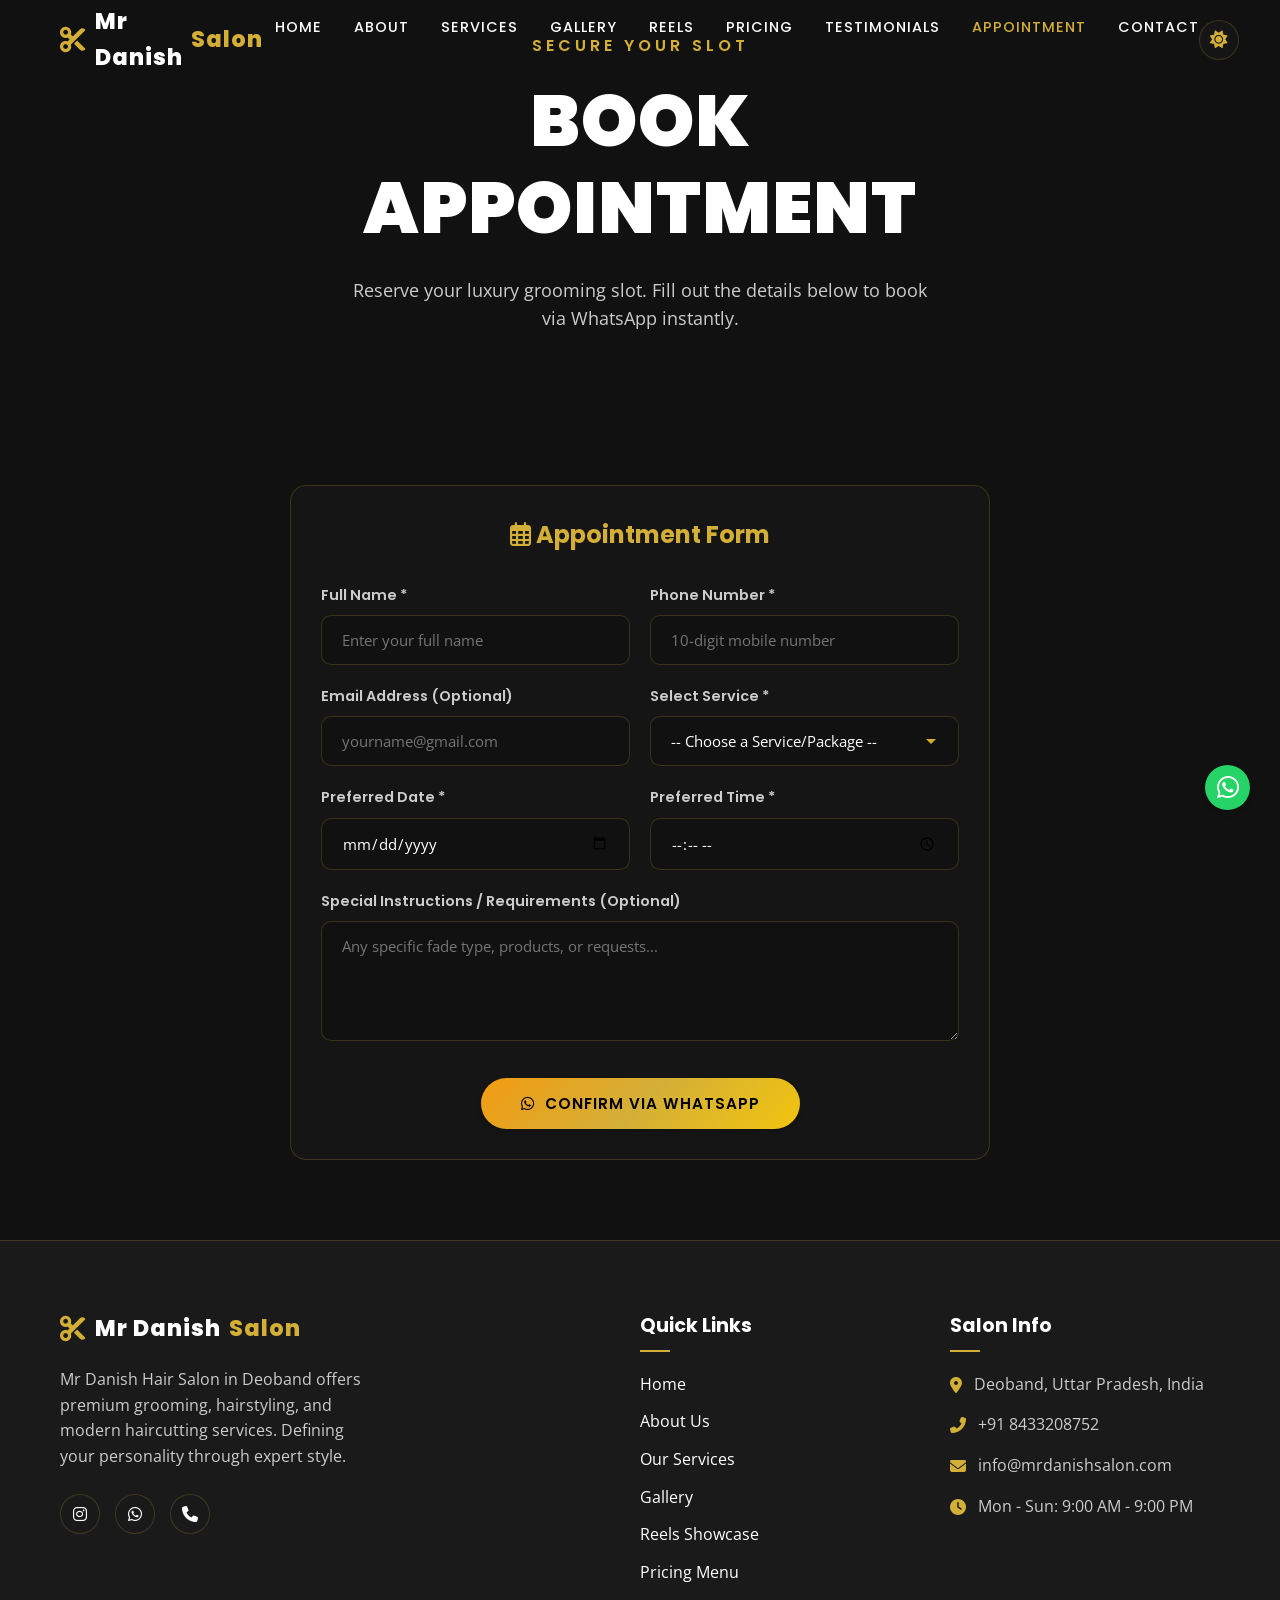
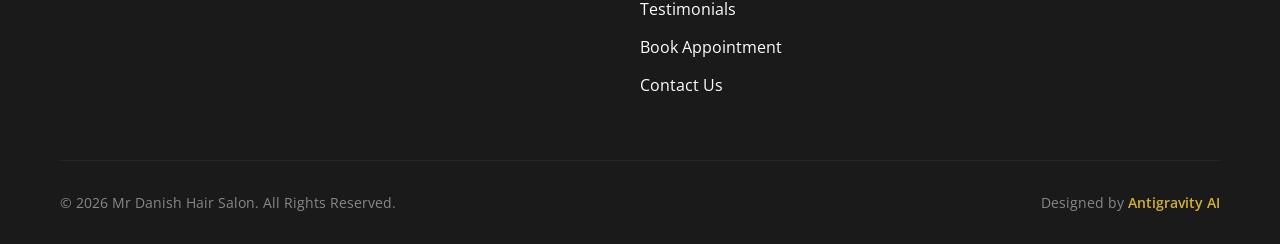
<file: appointment.html>
<!DOCTYPE html>
<html lang="en">
<head>
    <meta charset="UTF-8">
    <meta name="viewport" content="width=device-width, initial-scale=1.0">
    <title>Book Appointment | Mr Danish Hair Salon Deoband</title>
    
    <!-- SEO Optimization -->
    <meta name="description" content="Book your slot online for premium haircuts, beard styling, facial cleanup, and styling packages at Mr Danish Hair Salon in Deoband. Fast WhatsApp booking confirmation.">
    <meta name="keywords" content="Book Haircut Deoband, Online Barber Booking, Salon Appointment Deoband, WhatsApp booking salon, Danish Ansari slot booking">
    
    <!-- Icons & Fonts -->
    <link rel="stylesheet" href="https://cdnjs.cloudflare.com/ajax/libs/font-awesome/6.4.0/css/all.min.css">
    <link rel="stylesheet" href="css/style.css">
    <script src="js/script.js" defer></script>
</head>
<body>

    <!-- Preloader -->
    <div id="preloader">
        <div class="loader"></div>
    </div>

    <!-- Sticky Navbar -->
    <nav class="navbar">
        <div class="container">
            <a href="index.html" class="logo">
                <i class="fas fa-scissors logo-icon"></i> Mr Danish <span>Salon</span>
            </a>
            <ul class="nav-menu">
                <li><a href="index.html" class="nav-link">Home</a></li>
                <li><a href="about.html" class="nav-link">About</a></li>
                <li><a href="services.html" class="nav-link">Services</a></li>
                <li><a href="gallery.html" class="nav-link">Gallery</a></li>
                <li><a href="reels.html" class="nav-link">Reels</a></li>
                <li><a href="pricing.html" class="nav-link">Pricing</a></li>
                <li><a href="testimonials.html" class="nav-link">Testimonials</a></li>
                <li><a href="appointment.html" class="nav-link">Appointment</a></li>
                <li><a href="contact.html" class="nav-link">Contact</a></li>
            </ul>
            <div class="nav-actions">
                <button id="theme-toggle" class="theme-toggle-btn" aria-label="Toggle Theme">
                    <i class="fas fa-sun"></i>
                </button>
                <div class="hamburger">
                    <span></span>
                    <span></span>
                    <span></span>
                </div>
            </div>
        </div>
    </nav>

    <!-- Page Header -->
    <header class="hero" style="background-image: url('https://images.unsplash.com/photo-1560066984-138dadb4c035?auto=format&fit=crop&q=80&w=1920'); height: 45vh; min-height: 350px;">
        <div class="hero-overlay"></div>
        <div class="hero-content">
            <span class="hero-tagline">Secure Your Slot</span>
            <h1 class="hero-title">Book Appointment</h1>
            <p class="hero-subtitle">Reserve your luxury grooming slot. Fill out the details below to book via WhatsApp instantly.</p>
        </div>
    </header>

    <!-- Booking Form Section -->
    <section class="section">
        <div class="container">
            
            <div class="glass-card booking-form-card reveal">
                <h2 style="font-family: var(--font-heading); text-align: center; margin-bottom: 30px; color: var(--color-gold);"><i class="far fa-calendar-alt"></i> Appointment Form</h2>
                
                <form id="booking-form" novalidate>
                    
                    <!-- Form Row 1: Name & Phone -->
                    <div class="form-row">
                        <div class="form-group">
                            <label for="name" class="form-label">Full Name *</label>
                            <input type="text" id="name" class="form-control" placeholder="Enter your full name" required>
                            <span id="name-error" class="error-message"><i class="fas fa-exclamation-circle"></i> Please enter your name (minimum 3 characters).</span>
                        </div>
                        <div class="form-group">
                            <label for="phone" class="form-label">Phone Number *</label>
                            <input type="tel" id="phone" class="form-control" placeholder="10-digit mobile number" required>
                            <span id="phone-error" class="error-message"><i class="fas fa-exclamation-circle"></i> Please enter a valid 10-digit Indian phone number.</span>
                        </div>
                    </div>

                    <!-- Form Row 2: Email & Services Selection -->
                    <div class="form-row">
                        <div class="form-group">
                            <label for="email" class="form-label">Email Address (Optional)</label>
                            <input type="email" id="email" class="form-control" placeholder="yourname@gmail.com">
                            <span id="email-error" class="error-message"><i class="fas fa-exclamation-circle"></i> Please enter a valid email format.</span>
                        </div>
                        <div class="form-group">
                            <label for="service" class="form-label">Select Service *</label>
                            <select id="service" class="form-control" required>
                                <option value="" disabled selected>-- Choose a Service/Package --</option>
                                <optgroup label="Hair Services">
                                    <option value="haircut">Hair Cutting (₹100)</option>
                                    <option value="styling">Hair Styling (₹150)</option>
                                    <option value="spa">Hair Spa & Wash (₹600)</option>
                                    <option value="color">Hair Coloring (₹500)</option>
                                    <option value="keratin">Keratin Treatment (₹1500)</option>
                                </optgroup>
                                <optgroup label="Beard Services">
                                    <option value="beard">Beard Trim & Styling (₹50)</option>
                                    <option value="royalbeard">Royal Beard Grooming (₹150)</option>
                                </optgroup>
                                <optgroup label="Skincare Services">
                                    <option value="facial">Skin Facial & Cleanup (₹300)</option>
                                    <option value="detan">Detan Therapy (₹250)</option>
                                </optgroup>
                                <optgroup label="Packages & Special">
                                    <option value="premium">Premium Package (₹300)</option>
                                    <option value="groom">Groom Package (₹3499)</option>
                                    <option value="wedding">Wedding Package (₹4999)</option>
                                    <option value="reelstyle">Trending Reels Hairstyling (₹350)</option>
                                </optgroup>
                            </select>
                            <span id="service-error" class="error-message"><i class="fas fa-exclamation-circle"></i> Please select a service.</span>
                        </div>
                    </div>

                    <!-- Form Row 3: Date & Time -->
                    <div class="form-row">
                        <div class="form-group">
                            <label for="date" class="form-label">Preferred Date *</label>
                            <input type="date" id="date" class="form-control" required>
                            <span id="date-error" class="error-message"><i class="fas fa-exclamation-circle"></i> Please select a valid date.</span>
                        </div>
                        <div class="form-group">
                            <label for="time" class="form-label">Preferred Time *</label>
                            <input type="time" id="time" class="form-control" required>
                            <span id="time-error" class="error-message"><i class="fas fa-exclamation-circle"></i> Please select a preferred time slot.</span>
                        </div>
                    </div>

                    <!-- Message Block -->
                    <div class="form-group">
                        <label for="message" class="form-label">Special Instructions / Requirements (Optional)</label>
                        <textarea id="message" class="form-control" placeholder="Any specific fade type, products, or requests..."></textarea>
                    </div>

                    <div style="text-align: center; margin-top: 30px;">
                        <button type="submit" class="btn btn-primary" style="padding: 14px 40px;"><i class="fab fa-whatsapp"></i> Confirm via WhatsApp</button>
                    </div>

                </form>

            </div>

        </div>
    </section>

    <!-- Success Modal Popup -->
    <div id="success-modal" class="success-modal">
        <div class="glass-card success-card">
            <div class="success-icon"><i class="fas fa-check-circle"></i></div>
            <h3 class="success-title">Booking Validated!</h3>
            <p class="success-desc">We are redirecting you to WhatsApp to send your pre-filled details. Please hit 'Send' on WhatsApp to finalize your slot with Danish.</p>
            <button id="close-success-btn" class="btn btn-primary">Proceed to WhatsApp</button>
        </div>
    </div>

    <!-- Pre-selection URL Script -->
    <script>
        document.addEventListener('DOMContentLoaded', () => {
            const urlParams = new URLSearchParams(window.location.search);
            const serviceParam = urlParams.get('service') || urlParams.get('package');
            if (serviceParam) {
                const selectEl = document.getElementById('service');
                if (selectEl) {
                    for (let option of selectEl.options) {
                        if (option.value === serviceParam) {
                            option.selected = true;
                            break;
                        }
                    }
                }
            }

            // Set minimum date to today
            const dateInput = document.getElementById('date');
            if (dateInput) {
                const today = new Date().toISOString().split('T')[0];
                dateInput.setAttribute('min', today);
            }
        });
    </script>

    <!-- Footer -->
    <footer class="footer">
        <div class="container">
            <div class="footer-grid">
                <div class="footer-about">
                    <a href="index.html" class="logo">
                        <i class="fas fa-scissors logo-icon"></i> Mr Danish <span>Salon</span>
                    </a>
                    <p class="footer-about-text">
                        Mr Danish Hair Salon in Deoband offers premium grooming, hairstyling, and modern haircutting services. Defining your personality through expert style.
                    </p>
                    <div class="footer-socials">
                        <a href="https://www.instagram.com/mr.danish8433/" target="_blank" class="social-btn" aria-label="Instagram"><i class="fab fa-instagram"></i></a>
                        <a href="https://wa.me/918433208752" target="_blank" class="social-btn" aria-label="WhatsApp"><i class="fab fa-whatsapp"></i></a>
                        <a href="tel:+918433208752" class="social-btn" aria-label="Phone"><i class="fas fa-phone"></i></a>
                    </div>
                </div>
                <div class="footer-links-col">
                    <h3 class="footer-title">Quick Links</h3>
                    <ul class="footer-links">
                        <li><a href="index.html">Home</a></li>
                        <li><a href="about.html">About Us</a></li>
                        <li><a href="services.html">Our Services</a></li>
                        <li><a href="gallery.html">Gallery</a></li>
                        <li><a href="reels.html">Reels Showcase</a></li>
                        <li><a href="pricing.html">Pricing Menu</a></li>
                        <li><a href="testimonials.html">Testimonials</a></li>
                        <li><a href="appointment.html">Book Appointment</a></li>
                        <li><a href="contact.html">Contact Us</a></li>
                    </ul>
                </div>
                <div class="footer-info-col">
                    <h3 class="footer-title">Salon Info</h3>
                    <div class="footer-info-item">
                        <i class="fas fa-map-marker-alt"></i>
                        <p>Deoband, Uttar Pradesh, India</p>
                    </div>
                    <div class="footer-info-item">
                        <i class="fas fa-phone-alt"></i>
                        <p>+91 8433208752</p>
                    </div>
                    <div class="footer-info-item">
                        <i class="fas fa-envelope"></i>
                        <p>info@mrdanishsalon.com</p>
                    </div>
                    <div class="footer-info-item">
                        <i class="fas fa-clock"></i>
                        <p>Mon - Sun: 9:00 AM - 9:00 PM</p>
                    </div>
                </div>
            </div>
            <div class="footer-bottom">
                <p class="footer-copy">&copy; 2026 Mr Danish Hair Salon. All Rights Reserved.</p>
                <p class="footer-developer">Designed by <a href="#" target="_blank">Antigravity AI</a></p>
            </div>
        </div>
    </footer>

    <!-- Floating WhatsApp -->
    <a href="https://wa.me/918433208752?text=Hi%20Danish,%20I'd%20like%20to%20know%20more%20about%20your%20services!" class="whatsapp-float" target="_blank" aria-label="Chat on WhatsApp">
        <i class="fab fa-whatsapp"></i>
    </a>

    <!-- Scroll to Top -->
    <div id="scroll-to-top" class="scroll-to-top">
        <i class="fas fa-chevron-up"></i>
    </div>

</body>
</html>
</file>
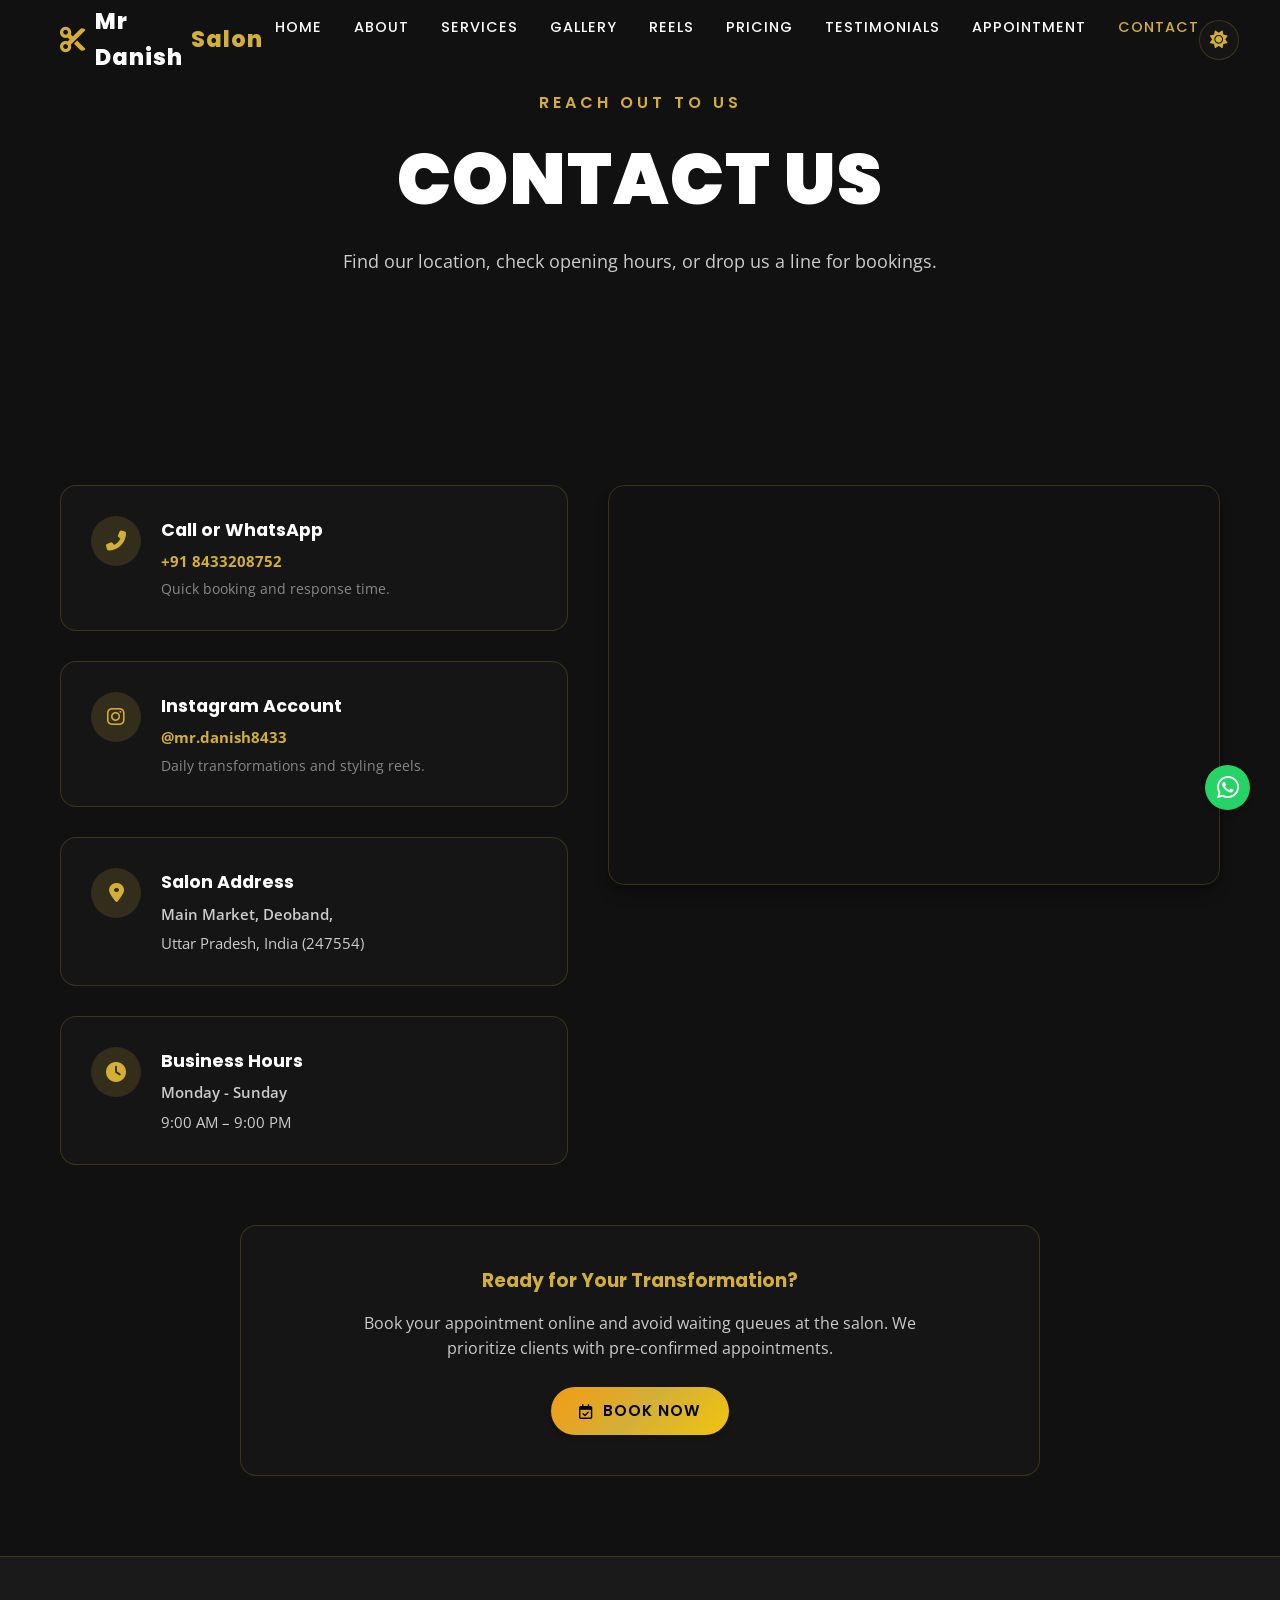
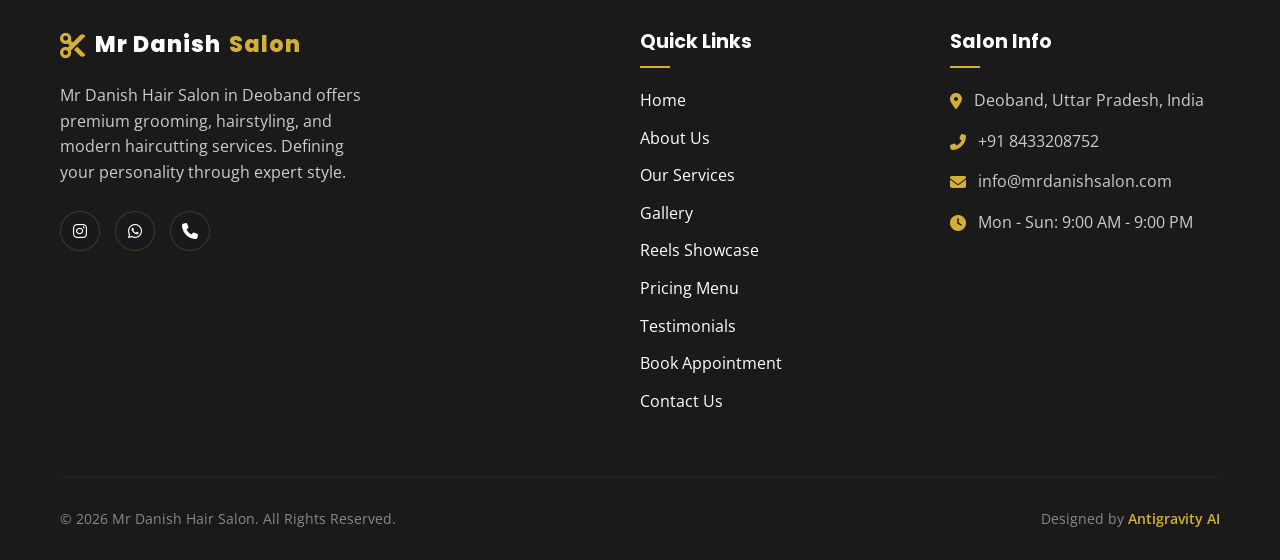
<file: contact.html>
<!DOCTYPE html>
<html lang="en">
<head>
    <meta charset="UTF-8">
    <meta name="viewport" content="width=device-width, initial-scale=1.0">
    <title>Contact Us | Mr Danish Hair Salon Deoband</title>
    
    <!-- SEO Optimization -->
    <meta name="description" content="Get directions, see business hours, and find contact info for Mr Danish Hair Salon in Deoband. Visit us today or call us at +91 8433208752.">
    <meta name="keywords" content="Contact Danish Salon, Deoband salon location, Barber phone number, Business hours Danish salon, Location map Deoband">
    
    <!-- Icons & Fonts -->
    <link rel="stylesheet" href="https://cdnjs.cloudflare.com/ajax/libs/font-awesome/6.4.0/css/all.min.css">
    <link rel="stylesheet" href="css/style.css">
    <script src="js/script.js" defer></script>
</head>
<body>

    <!-- Preloader -->
    <div id="preloader">
        <div class="loader"></div>
    </div>

    <!-- Sticky Navbar -->
    <nav class="navbar">
        <div class="container">
            <a href="index.html" class="logo">
                <i class="fas fa-scissors logo-icon"></i> Mr Danish <span>Salon</span>
            </a>
            <ul class="nav-menu">
                <li><a href="index.html" class="nav-link">Home</a></li>
                <li><a href="about.html" class="nav-link">About</a></li>
                <li><a href="services.html" class="nav-link">Services</a></li>
                <li><a href="gallery.html" class="nav-link">Gallery</a></li>
                <li><a href="reels.html" class="nav-link">Reels</a></li>
                <li><a href="pricing.html" class="nav-link">Pricing</a></li>
                <li><a href="testimonials.html" class="nav-link">Testimonials</a></li>
                <li><a href="appointment.html" class="nav-link">Appointment</a></li>
                <li><a href="contact.html" class="nav-link">Contact</a></li>
            </ul>
            <div class="nav-actions">
                <button id="theme-toggle" class="theme-toggle-btn" aria-label="Toggle Theme">
                    <i class="fas fa-sun"></i>
                </button>
                <div class="hamburger">
                    <span></span>
                    <span></span>
                    <span></span>
                </div>
            </div>
        </div>
    </nav>

    <!-- Page Header -->
    <header class="hero" style="background-image: url('https://images.unsplash.com/photo-1585747860715-2ba37e788b70?auto=format&fit=crop&q=80&w=1920'); height: 45vh; min-height: 350px;">
        <div class="hero-overlay"></div>
        <div class="hero-content">
            <span class="hero-tagline">Reach Out To Us</span>
            <h1 class="hero-title">Contact Us</h1>
            <p class="hero-subtitle">Find our location, check opening hours, or drop us a line for bookings.</p>
        </div>
    </header>

    <!-- Contact & Map Section -->
    <section class="section">
        <div class="container">
            
            <div class="contact-wrapper reveal">
                
                <!-- Information Panel -->
                <div class="contact-info-panel">
                    
                    <!-- Item 1: Phone -->
                    <div class="glass-card contact-item">
                        <div class="contact-icon"><i class="fas fa-phone-alt"></i></div>
                        <div class="contact-details">
                            <h4>Call or WhatsApp</h4>
                            <p style="margin-bottom: 5px;"><a href="tel:+918433208752" style="font-weight: 700; color: var(--color-gold);">+91 8433208752</a></p>
                            <p style="font-size: 0.85rem; color: var(--color-text-muted);">Quick booking and response time.</p>
                        </div>
                    </div>

                    <!-- Item 2: Instagram -->
                    <div class="glass-card contact-item">
                        <div class="contact-icon"><i class="fab fa-instagram"></i></div>
                        <div class="contact-details">
                            <h4>Instagram Account</h4>
                            <p style="margin-bottom: 5px;"><a href="https://www.instagram.com/mr.danish8433/" target="_blank" style="font-weight: 700; color: var(--color-gold);">@mr.danish8433</a></p>
                            <p style="font-size: 0.85rem; color: var(--color-text-muted);">Daily transformations and styling reels.</p>
                        </div>
                    </div>

                    <!-- Item 3: Location -->
                    <div class="glass-card contact-item">
                        <div class="contact-icon"><i class="fas fa-map-marker-alt"></i></div>
                        <div class="contact-details">
                            <h4>Salon Address</h4>
                            <p style="margin-bottom: 5px; font-weight: 600;">Main Market, Deoband,</p>
                            <p>Uttar Pradesh, India (247554)</p>
                        </div>
                    </div>

                    <!-- Item 4: Business Hours -->
                    <div class="glass-card contact-item">
                        <div class="contact-icon"><i class="fas fa-clock"></i></div>
                        <div class="contact-details">
                            <h4>Business Hours</h4>
                            <p style="margin-bottom: 5px; font-weight: 600;">Monday - Sunday</p>
                            <p>9:00 AM – 9:00 PM</p>
                        </div>
                    </div>

                </div>

                <!-- Google Maps Embed -->
                <div class="map-panel">
                    <iframe src="https://www.google.com/maps/embed?pb=!1m18!1m12!1m3!1d13854.767228807577!2d77.66444876674681!3d29.697444265780516!2m3!1f0!2f0!3f0!3m2!1i1024!2i768!4f13.1!3m3!1m2!1s0x390c1ba5c65a4c57%3A0xe54ef92fe0a082e6!2sDeoband%2C%20Uttar%20Pradesh%20247554!5e0!3m2!1sen!2sin!4v1700000000000!5m2!1sen!2sin" allowfullscreen="" loading="lazy" referrerpolicy="no-referrer-when-downgrade" title="Google Map Location of Deoband"></iframe>
                </div>

            </div>

            <!-- Booking CTA Banner -->
            <div class="glass-card reveal" style="max-width: 800px; margin: 60px auto 0; text-align: center; padding: 40px 30px;">
                <h3 style="font-family: var(--font-heading); color: var(--color-gold); margin-bottom: 15px;">Ready for Your Transformation?</h3>
                <p style="color: var(--color-text-secondary); margin-bottom: 25px; max-width: 600px; margin-left: auto; margin-right: auto;">Book your appointment online and avoid waiting queues at the salon. We prioritize clients with pre-confirmed appointments.</p>
                <a href="appointment.html" class="btn btn-primary"><i class="far fa-calendar-check"></i> Book Now</a>
            </div>

        </div>
    </section>

    <!-- Footer -->
    <footer class="footer">
        <div class="container">
            <div class="footer-grid">
                <div class="footer-about">
                    <a href="index.html" class="logo">
                        <i class="fas fa-scissors logo-icon"></i> Mr Danish <span>Salon</span>
                    </a>
                    <p class="footer-about-text">
                        Mr Danish Hair Salon in Deoband offers premium grooming, hairstyling, and modern haircutting services. Defining your personality through expert style.
                    </p>
                    <div class="footer-socials">
                        <a href="https://www.instagram.com/mr.danish8433/" target="_blank" class="social-btn" aria-label="Instagram"><i class="fab fa-instagram"></i></a>
                        <a href="https://wa.me/918433208752" target="_blank" class="social-btn" aria-label="WhatsApp"><i class="fab fa-whatsapp"></i></a>
                        <a href="tel:+918433208752" class="social-btn" aria-label="Phone"><i class="fas fa-phone"></i></a>
                    </div>
                </div>
                <div class="footer-links-col">
                    <h3 class="footer-title">Quick Links</h3>
                    <ul class="footer-links">
                        <li><a href="index.html">Home</a></li>
                        <li><a href="about.html">About Us</a></li>
                        <li><a href="services.html">Our Services</a></li>
                        <li><a href="gallery.html">Gallery</a></li>
                        <li><a href="reels.html">Reels Showcase</a></li>
                        <li><a href="pricing.html">Pricing Menu</a></li>
                        <li><a href="testimonials.html">Testimonials</a></li>
                        <li><a href="appointment.html">Book Appointment</a></li>
                        <li><a href="contact.html">Contact Us</a></li>
                    </ul>
                </div>
                <div class="footer-info-col">
                    <h3 class="footer-title">Salon Info</h3>
                    <div class="footer-info-item">
                        <i class="fas fa-map-marker-alt"></i>
                        <p>Deoband, Uttar Pradesh, India</p>
                    </div>
                    <div class="footer-info-item">
                        <i class="fas fa-phone-alt"></i>
                        <p>+91 8433208752</p>
                    </div>
                    <div class="footer-info-item">
                        <i class="fas fa-envelope"></i>
                        <p>info@mrdanishsalon.com</p>
                    </div>
                    <div class="footer-info-item">
                        <i class="fas fa-clock"></i>
                        <p>Mon - Sun: 9:00 AM - 9:00 PM</p>
                    </div>
                </div>
            </div>
            <div class="footer-bottom">
                <p class="footer-copy">&copy; 2026 Mr Danish Hair Salon. All Rights Reserved.</p>
                <p class="footer-developer">Designed by <a href="#" target="_blank">Antigravity AI</a></p>
            </div>
        </div>
    </footer>

    <!-- Floating WhatsApp -->
    <a href="https://wa.me/918433208752?text=Hi%20Danish,%20I'd%20like%20to%20know%20more%20about%20your%20services!" class="whatsapp-float" target="_blank" aria-label="Chat on WhatsApp">
        <i class="fab fa-whatsapp"></i>
    </a>

    <!-- Scroll to Top -->
    <div id="scroll-to-top" class="scroll-to-top">
        <i class="fas fa-chevron-up"></i>
    </div>

</body>
</html>
</file>
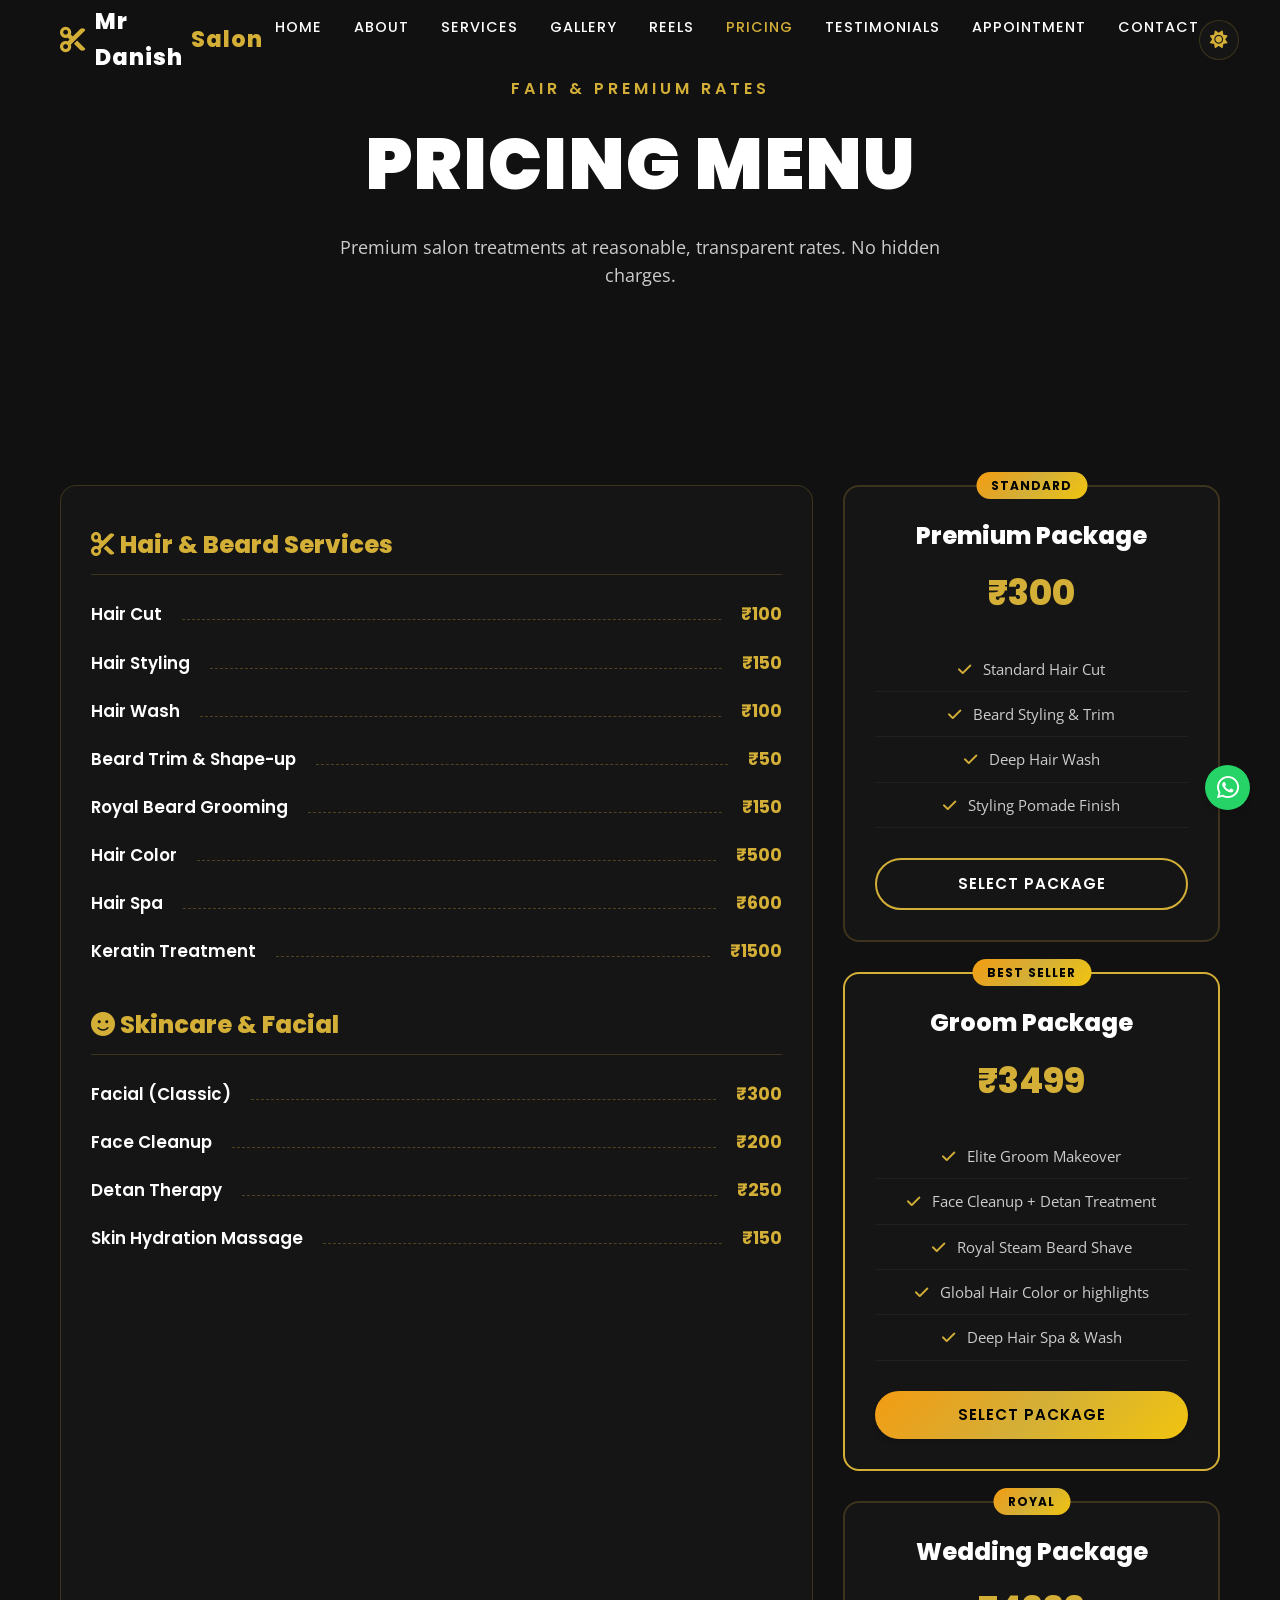
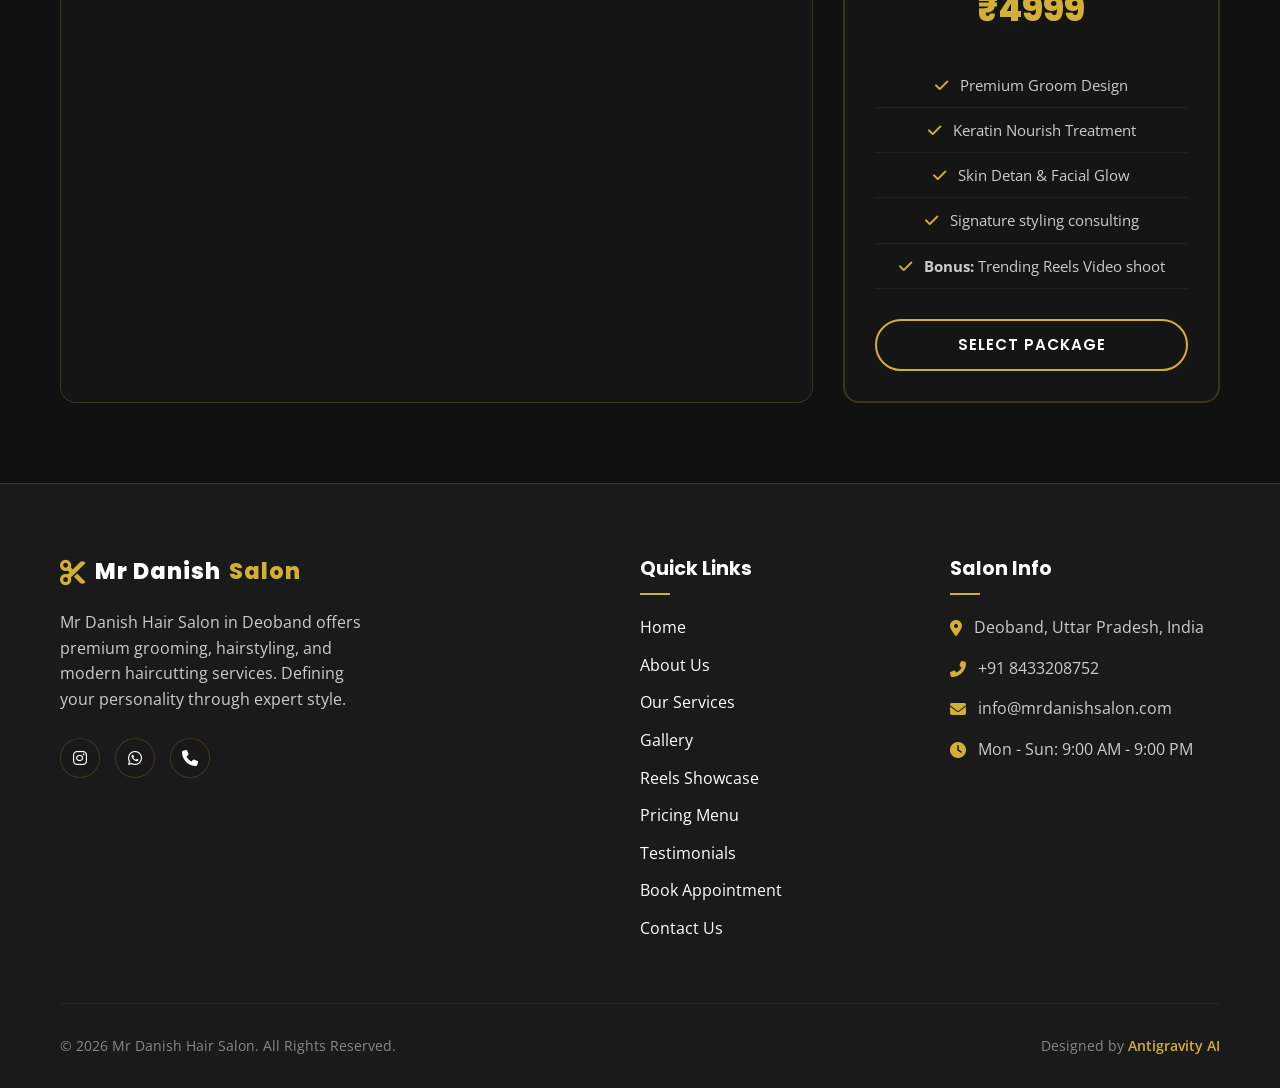
<file: pricing.html>
<!DOCTYPE html>
<html lang="en">
<head>
    <meta charset="UTF-8">
    <meta name="viewport" content="width=device-width, initial-scale=1.0">
    <title>Pricing & Packages | Mr Danish Hair Salon Deoband</title>
    
    <!-- SEO Optimization -->
    <meta name="description" content="View our complete salon price list. Check out prices for haircuts, beard trims, shaves, and special groom packages at Mr Danish Hair Salon in Deoband.">
    <meta name="keywords" content="Haircut Price Deoband, Salon Package Price, Grooming Rate, Groom Makeover Package Deoband, Beard trimming price">
    
    <!-- Icons & Fonts -->
    <link rel="stylesheet" href="https://cdnjs.cloudflare.com/ajax/libs/font-awesome/6.4.0/css/all.min.css">
    <link rel="stylesheet" href="css/style.css">
    <script src="js/script.js" defer></script>
</head>
<body>

    <!-- Preloader -->
    <div id="preloader">
        <div class="loader"></div>
    </div>

    <!-- Sticky Navbar -->
    <nav class="navbar">
        <div class="container">
            <a href="index.html" class="logo">
                <i class="fas fa-scissors logo-icon"></i> Mr Danish <span>Salon</span>
            </a>
            <ul class="nav-menu">
                <li><a href="index.html" class="nav-link">Home</a></li>
                <li><a href="about.html" class="nav-link">About</a></li>
                <li><a href="services.html" class="nav-link">Services</a></li>
                <li><a href="gallery.html" class="nav-link">Gallery</a></li>
                <li><a href="reels.html" class="nav-link">Reels</a></li>
                <li><a href="pricing.html" class="nav-link">Pricing</a></li>
                <li><a href="testimonials.html" class="nav-link">Testimonials</a></li>
                <li><a href="appointment.html" class="nav-link">Appointment</a></li>
                <li><a href="contact.html" class="nav-link">Contact</a></li>
            </ul>
            <div class="nav-actions">
                <button id="theme-toggle" class="theme-toggle-btn" aria-label="Toggle Theme">
                    <i class="fas fa-sun"></i>
                </button>
                <div class="hamburger">
                    <span></span>
                    <span></span>
                    <span></span>
                </div>
            </div>
        </div>
    </nav>

    <!-- Page Header -->
    <header class="hero" style="background-image: url('https://images.unsplash.com/photo-1503951914875-452162b0f3f1?auto=format&fit=crop&q=80&w=1920'); height: 45vh; min-height: 350px;">
        <div class="hero-overlay"></div>
        <div class="hero-content">
            <span class="hero-tagline">Fair & Premium Rates</span>
            <h1 class="hero-title">Pricing Menu</h1>
            <p class="hero-subtitle">Premium salon treatments at reasonable, transparent rates. No hidden charges.</p>
        </div>
    </header>

    <!-- Pricing Section -->
    <section class="section">
        <div class="container">
            
            <div class="pricing-wrapper reveal">
                
                <!-- Single Service Menu (Left Column) -->
                <div class="glass-card pricing-list-card">
                    <h2 class="pricing-table-title"><i class="fas fa-scissors"></i> Hair & Beard Services</h2>
                    <div class="pricing-menu" style="margin-bottom: 40px;">
                        <div class="pricing-item">
                            <span class="pricing-item-name">Hair Cut</span>
                            <span class="pricing-item-dots"></span>
                            <span class="pricing-item-price">₹100</span>
                        </div>
                        <div class="pricing-item">
                            <span class="pricing-item-name">Hair Styling</span>
                            <span class="pricing-item-dots"></span>
                            <span class="pricing-item-price">₹150</span>
                        </div>
                        <div class="pricing-item">
                            <span class="pricing-item-name">Hair Wash</span>
                            <span class="pricing-item-dots"></span>
                            <span class="pricing-item-price">₹100</span>
                        </div>
                        <div class="pricing-item">
                            <span class="pricing-item-name">Beard Trim & Shape-up</span>
                            <span class="pricing-item-dots"></span>
                            <span class="pricing-item-price">₹50</span>
                        </div>
                        <div class="pricing-item">
                            <span class="pricing-item-name">Royal Beard Grooming</span>
                            <span class="pricing-item-dots"></span>
                            <span class="pricing-item-price">₹150</span>
                        </div>
                        <div class="pricing-item">
                            <span class="pricing-item-name">Hair Color</span>
                            <span class="pricing-item-dots"></span>
                            <span class="pricing-item-price">₹500</span>
                        </div>
                        <div class="pricing-item">
                            <span class="pricing-item-name">Hair Spa</span>
                            <span class="pricing-item-dots"></span>
                            <span class="pricing-item-price">₹600</span>
                        </div>
                        <div class="pricing-item">
                            <span class="pricing-item-name">Keratin Treatment</span>
                            <span class="pricing-item-dots"></span>
                            <span class="pricing-item-price">₹1500</span>
                        </div>
                    </div>

                    <h2 class="pricing-table-title"><i class="fas fa-face-smile"></i> Skincare & Facial</h2>
                    <div class="pricing-menu">
                        <div class="pricing-item">
                            <span class="pricing-item-name">Facial (Classic)</span>
                            <span class="pricing-item-dots"></span>
                            <span class="pricing-item-price">₹300</span>
                        </div>
                        <div class="pricing-item">
                            <span class="pricing-item-name">Face Cleanup</span>
                            <span class="pricing-item-dots"></span>
                            <span class="pricing-item-price">₹200</span>
                        </div>
                        <div class="pricing-item">
                            <span class="pricing-item-name">Detan Therapy</span>
                            <span class="pricing-item-dots"></span>
                            <span class="pricing-item-price">₹250</span>
                        </div>
                        <div class="pricing-item">
                            <span class="pricing-item-name">Skin Hydration Massage</span>
                            <span class="pricing-item-dots"></span>
                            <span class="pricing-item-price">₹150</span>
                        </div>
                    </div>
                </div>

                <!-- Combo Packages (Right Column) -->
                <div style="display: flex; flex-direction: column; gap: 30px;">
                    
                    <!-- Package 1 -->
                    <div class="glass-card package-card">
                        <span class="package-badge">Standard</span>
                        <h3 class="package-name">Premium Package</h3>
                        <div class="package-price">₹300</div>
                        <ul class="package-features">
                            <li><i class="fas fa-check"></i> Standard Hair Cut</li>
                            <li><i class="fas fa-check"></i> Beard Styling & Trim</li>
                            <li><i class="fas fa-check"></i> Deep Hair Wash</li>
                            <li><i class="fas fa-check"></i> Styling Pomade Finish</li>
                        </ul>
                        <a href="appointment.html?package=premium" class="btn btn-secondary" style="width: 100%;">Select Package</a>
                    </div>

                    <!-- Package 2 (Featured) -->
                    <div class="glass-card package-card featured">
                        <span class="package-badge" style="background: var(--color-gold-gradient); color: var(--color-black);">Best Seller</span>
                        <h3 class="package-name">Groom Package</h3>
                        <div class="package-price">₹3499</div>
                        <ul class="package-features">
                            <li><i class="fas fa-check"></i> Elite Groom Makeover</li>
                            <li><i class="fas fa-check"></i> Face Cleanup + Detan Treatment</li>
                            <li><i class="fas fa-check"></i> Royal Steam Beard Shave</li>
                            <li><i class="fas fa-check"></i> Global Hair Color or highlights</li>
                            <li><i class="fas fa-check"></i> Deep Hair Spa & Wash</li>
                        </ul>
                        <a href="appointment.html?package=groom" class="btn btn-primary" style="width: 100%;">Select Package</a>
                    </div>

                    <!-- Package 3 -->
                    <div class="glass-card package-card">
                        <span class="package-badge">Royal</span>
                        <h3 class="package-name">Wedding Package</h3>
                        <div class="package-price">₹4999</div>
                        <ul class="package-features">
                            <li><i class="fas fa-check"></i> Premium Groom Design</li>
                            <li><i class="fas fa-check"></i> Keratin Nourish Treatment</li>
                            <li><i class="fas fa-check"></i> Skin Detan & Facial Glow</li>
                            <li><i class="fas fa-check"></i> Signature styling consulting</li>
                            <li><i class="fas fa-check"></i> <strong>Bonus:</strong> Trending Reels Video shoot</li>
                        </ul>
                        <a href="appointment.html?package=wedding" class="btn btn-secondary" style="width: 100%;">Select Package</a>
                    </div>

                </div>

            </div>

        </div>
    </section>

    <!-- Footer -->
    <footer class="footer">
        <div class="container">
            <div class="footer-grid">
                <div class="footer-about">
                    <a href="index.html" class="logo">
                        <i class="fas fa-scissors logo-icon"></i> Mr Danish <span>Salon</span>
                    </a>
                    <p class="footer-about-text">
                        Mr Danish Hair Salon in Deoband offers premium grooming, hairstyling, and modern haircutting services. Defining your personality through expert style.
                    </p>
                    <div class="footer-socials">
                        <a href="https://www.instagram.com/mr.danish8433/" target="_blank" class="social-btn" aria-label="Instagram"><i class="fab fa-instagram"></i></a>
                        <a href="https://wa.me/918433208752" target="_blank" class="social-btn" aria-label="WhatsApp"><i class="fab fa-whatsapp"></i></a>
                        <a href="tel:+918433208752" class="social-btn" aria-label="Phone"><i class="fas fa-phone"></i></a>
                    </div>
                </div>
                <div class="footer-links-col">
                    <h3 class="footer-title">Quick Links</h3>
                    <ul class="footer-links">
                        <li><a href="index.html">Home</a></li>
                        <li><a href="about.html">About Us</a></li>
                        <li><a href="services.html">Our Services</a></li>
                        <li><a href="gallery.html">Gallery</a></li>
                        <li><a href="reels.html">Reels Showcase</a></li>
                        <li><a href="pricing.html">Pricing Menu</a></li>
                        <li><a href="testimonials.html">Testimonials</a></li>
                        <li><a href="appointment.html">Book Appointment</a></li>
                        <li><a href="contact.html">Contact Us</a></li>
                    </ul>
                </div>
                <div class="footer-info-col">
                    <h3 class="footer-title">Salon Info</h3>
                    <div class="footer-info-item">
                        <i class="fas fa-map-marker-alt"></i>
                        <p>Deoband, Uttar Pradesh, India</p>
                    </div>
                    <div class="footer-info-item">
                        <i class="fas fa-phone-alt"></i>
                        <p>+91 8433208752</p>
                    </div>
                    <div class="footer-info-item">
                        <i class="fas fa-envelope"></i>
                        <p>info@mrdanishsalon.com</p>
                    </div>
                    <div class="footer-info-item">
                        <i class="fas fa-clock"></i>
                        <p>Mon - Sun: 9:00 AM - 9:00 PM</p>
                    </div>
                </div>
            </div>
            <div class="footer-bottom">
                <p class="footer-copy">&copy; 2026 Mr Danish Hair Salon. All Rights Reserved.</p>
                <p class="footer-developer">Designed by <a href="#" target="_blank">Antigravity AI</a></p>
            </div>
        </div>
    </footer>

    <!-- Floating WhatsApp -->
    <a href="https://wa.me/918433208752?text=Hi%20Danish,%20I'd%20like%20to%20know%20more%20about%20your%20services!" class="whatsapp-float" target="_blank" aria-label="Chat on WhatsApp">
        <i class="fab fa-whatsapp"></i>
    </a>

    <!-- Scroll to Top -->
    <div id="scroll-to-top" class="scroll-to-top">
        <i class="fas fa-chevron-up"></i>
    </div>

</body>
</html>
</file>
<file: css/style.css>
/* ==========================================================================
   MR DANISH HAIR SALON - Global Stylesheet
   ========================================================================== */

/* --- Google Fonts Import --- */
@import url('https://fonts.googleapis.com/css2?family=Open+Sans:ital,wght@0,300..800;1,300..800&family=Poppins:wght@300;400;500;600;700;800;900&display=swap');

/* --- Root Variables & Themes --- */
:root {
    /* Fonts */
    --font-heading: 'Poppins', sans-serif;
    --font-body: 'Open Sans', sans-serif;

    /* Theme - Dark Mode (Default Luxury) */
    --bg-primary: #111111;
    --bg-secondary: #1a1a1a;
    --bg-tertiary: #222222;
    --color-text-primary: #ffffff;
    --color-text-secondary: #cccccc;
    --color-text-muted: #888888;
    
    /* Branding Colors */
    --color-gold: #D4AF37;
    --color-gold-hover: #f1c40f;
    --color-gold-light: rgba(212, 175, 55, 0.15);
    --color-gold-gradient: linear-gradient(135deg, #f39c12 0%, #d4af37 50%, #f1c40f 100%);
    --color-white: #ffffff;
    --color-black: #000000;
    
    /* Glassmorphism Styles */
    --glass-bg: rgba(26, 26, 26, 0.65);
    --glass-border: rgba(212, 175, 55, 0.2);
    --glass-shadow: rgba(0, 0, 0, 0.4);
    --glass-blur: blur(12px);

    /* Shadows & Transitions */
    --shadow-sm: 0 4px 6px -1px rgba(0, 0, 0, 0.1), 0 2px 4px -1px rgba(0, 0, 0, 0.06);
    --shadow-md: 0 10px 15px -3px rgba(0, 0, 0, 0.3), 0 4px 6px -2px rgba(0, 0, 0, 0.15);
    --shadow-lg: 0 20px 25px -5px rgba(0, 0, 0, 0.5), 0 10px 10px -5px rgba(0, 0, 0, 0.3);
    --shadow-gold: 0 0 15px rgba(212, 175, 55, 0.3);
    --transition-fast: 0.2s ease;
    --transition-normal: 0.4s cubic-bezier(0.25, 0.8, 0.25, 1);
    --transition-slow: 0.8s cubic-bezier(0.25, 0.8, 0.25, 1);

    /* Layout Properties */
    --container-max-width: 1200px;
    --navbar-height: 80px;
}

/* Light Theme Variables */
[data-theme="light"] {
    --bg-primary: #f8f8f8;
    --bg-secondary: #ffffff;
    --bg-tertiary: #f0f0f0;
    --color-text-primary: #111111;
    --color-text-secondary: #444444;
    --color-text-muted: #666666;
    
    /* Light Theme Glassmorphism */
    --glass-bg: rgba(255, 255, 255, 0.75);
    --glass-border: rgba(212, 175, 55, 0.3);
    --glass-shadow: rgba(0, 0, 0, 0.08);
    --glass-blur: blur(12px);

    --shadow-md: 0 10px 15px -3px rgba(0, 0, 0, 0.05), 0 4px 6px -2px rgba(0, 0, 0, 0.03);
    --shadow-lg: 0 20px 25px -5px rgba(0, 0, 0, 0.08), 0 10px 10px -5px rgba(0, 0, 0, 0.04);
}

/* --- Core Resets --- */
*, *::before, *::after {
    box-sizing: border-box;
    margin: 0;
    padding: 0;
}

html {
    scroll-behavior: smooth;
    font-size: 16px;
}

body {
    font-family: var(--font-body);
    background-color: var(--bg-primary);
    color: var(--color-text-primary);
    line-height: 1.6;
    overflow-x: hidden;
    transition: background-color var(--transition-normal), color var(--transition-normal);
}

img {
    max-width: 100%;
    height: auto;
    display: block;
}

a {
    color: inherit;
    text-decoration: none;
    transition: color var(--transition-fast);
}

ul {
    list-style: none;
}

button, input, select, textarea {
    font-family: inherit;
    font-size: inherit;
    color: inherit;
    background: none;
    border: none;
    outline: none;
}

/* --- Scrollbar Styles --- */
::-webkit-scrollbar {
    width: 8px;
}
::-webkit-scrollbar-track {
    background: var(--bg-primary);
}
::-webkit-scrollbar-thumb {
    background: var(--color-gold);
    border-radius: 4px;
}
::-webkit-scrollbar-thumb:hover {
    background: var(--color-gold-hover);
}

/* --- Layout Utility Classes --- */
.container {
    width: 100%;
    max-width: var(--container-max-width);
    margin: 0 auto;
    padding: 0 20px;
}

.section {
    padding: 80px 0;
    position: relative;
}

@media (max-width: 768px) {
    .section {
        padding: 50px 0;
    }
    .section-title {
        font-size: 2rem;
    }
}

.section-header {
    text-align: center;
    margin-bottom: 50px;
}

.section-subtitle {
    font-family: var(--font-body);
    color: var(--color-gold);
    font-size: 0.9rem;
    font-weight: 600;
    text-transform: uppercase;
    letter-spacing: 3px;
    margin-bottom: 10px;
    display: block;
}

.section-title {
    font-family: var(--font-heading);
    font-size: 2.5rem;
    font-weight: 800;
    color: var(--color-text-primary);
    text-transform: capitalize;
    position: relative;
    display: inline-block;
    padding-bottom: 15px;
}

.section-title::after {
    content: '';
    position: absolute;
    bottom: 0;
    left: 50%;
    transform: translateX(-50%);
    width: 60px;
    height: 3px;
    background: var(--color-gold-gradient);
    border-radius: 2px;
}

/* Grid helper */
.grid {
    display: grid;
    gap: 30px;
}

.grid-2 { grid-template-columns: 1fr; }
.grid-3 { grid-template-columns: 1fr; }
.grid-4 { grid-template-columns: 1fr; }

@media (min-width: 768px) {
    .grid-2 { grid-template-columns: repeat(2, 1fr); }
    .grid-3 { grid-template-columns: repeat(2, 1fr); }
    .grid-4 { grid-template-columns: repeat(2, 1fr); }
}

@media (min-width: 1024px) {
    .grid-3 { grid-template-columns: repeat(3, 1fr); }
    .grid-4 { grid-template-columns: repeat(4, 1fr); }
}

/* --- Premium Buttons --- */
.btn {
    display: inline-flex;
    align-items: center;
    justify-content: center;
    padding: 12px 28px;
    font-family: var(--font-heading);
    font-weight: 600;
    font-size: 0.95rem;
    letter-spacing: 1px;
    text-transform: uppercase;
    border-radius: 30px;
    cursor: pointer;
    transition: all var(--transition-fast);
    gap: 10px;
}

.btn-primary {
    background: var(--color-gold-gradient);
    color: var(--color-black);
    box-shadow: var(--shadow-sm);
}

.btn-primary:hover {
    transform: translateY(-3px);
    box-shadow: 0 7px 14px rgba(212, 175, 55, 0.4);
    background: var(--color-gold-gradient);
    filter: brightness(1.1);
}

.btn-secondary {
    background: transparent;
    color: var(--color-text-primary);
    border: 2px solid var(--color-gold);
}

.btn-secondary:hover {
    background: var(--color-gold-light);
    transform: translateY(-3px);
    box-shadow: var(--shadow-sm);
}

/* --- Glassmorphism UI Style --- */
.glass-card {
    background: var(--glass-bg);
    backdrop-filter: var(--glass-blur);
    -webkit-backdrop-filter: var(--glass-blur);
    border: 1px solid var(--glass-border);
    border-radius: 16px;
    padding: 30px;
    box-shadow: var(--glass-shadow);
    transition: transform var(--transition-normal), box-shadow var(--transition-normal), border-color var(--transition-normal);
}

.glass-card:hover {
    transform: translateY(-5px);
    border-color: rgba(212, 175, 55, 0.5);
    box-shadow: var(--shadow-lg), var(--shadow-gold);
}

/* --- Preloader Screen --- */
#preloader {
    position: fixed;
    top: 0;
    left: 0;
    width: 100vw;
    height: 100vh;
    background-color: var(--bg-primary);
    z-index: 9999;
    display: flex;
    justify-content: center;
    align-items: center;
    transition: opacity var(--transition-normal), visibility var(--transition-normal);
}

#preloader.fade-out {
    opacity: 0;
    visibility: hidden;
}

.loader {
    width: 50px;
    height: 50px;
    border: 3px solid rgba(212, 175, 55, 0.1);
    border-radius: 50%;
    border-top-color: var(--color-gold);
    animation: spin 1s linear infinite;
}

/* --- Header / Navigation --- */
.navbar {
    position: fixed;
    top: 0;
    left: 0;
    width: 100%;
    height: var(--navbar-height);
    background: transparent;
    z-index: 1000;
    transition: background-color var(--transition-normal), height var(--transition-normal), box-shadow var(--transition-normal);
}

.navbar.sticky {
    background: var(--glass-bg);
    backdrop-filter: var(--glass-blur);
    -webkit-backdrop-filter: var(--glass-blur);
    height: 70px;
    border-bottom: 1px solid var(--glass-border);
    box-shadow: var(--glass-shadow);
}

.navbar .container {
    display: flex;
    justify-content: space-between;
    align-items: center;
    height: 100%;
}

.logo {
    display: flex;
    align-items: center;
    gap: 8px;
    font-family: var(--font-heading);
    font-weight: 800;
    font-size: 1.4rem;
    color: var(--color-text-primary);
    letter-spacing: 1px;
}

.logo span {
    color: var(--color-gold);
}

.logo-icon {
    font-size: 1.6rem;
    color: var(--color-gold);
}

.nav-menu {
    display: flex;
    align-items: center;
    gap: 20px;
}

.nav-link {
    font-family: var(--font-heading);
    font-weight: 500;
    font-size: 0.9rem;
    text-transform: uppercase;
    letter-spacing: 1px;
    padding: 8px 12px;
    position: relative;
}

.nav-link::after {
    content: '';
    position: absolute;
    bottom: 0;
    left: 12px;
    width: 0;
    height: 2px;
    background: var(--color-gold);
    transition: width var(--transition-fast);
}

.nav-link:hover {
    color: var(--color-gold);
}

.nav-link:hover::after,
.nav-link.active::after {
    width: calc(100% - 24px);
}

.nav-link.active {
    color: var(--color-gold);
}

.nav-actions {
    display: flex;
    align-items: center;
    gap: 15px;
}

/* Theme Toggle Button */
.theme-toggle-btn {
    width: 40px;
    height: 40px;
    background: var(--glass-bg);
    border: 1px solid var(--glass-border);
    color: var(--color-gold);
    border-radius: 50%;
    display: flex;
    align-items: center;
    justify-content: center;
    cursor: pointer;
    font-size: 1.1rem;
    transition: all var(--transition-fast);
}

.theme-toggle-btn:hover {
    transform: scale(1.1);
    box-shadow: var(--shadow-gold);
}

.hamburger {
    display: none;
    flex-direction: column;
    justify-content: space-between;
    width: 30px;
    height: 20px;
    cursor: pointer;
}

.hamburger span {
    width: 100%;
    height: 3px;
    background-color: var(--color-text-primary);
    transition: all var(--transition-fast);
    border-radius: 2px;
}

/* Navbar Responsive styles */
@media (max-width: 991px) {
    .hamburger {
        display: flex;
    }

    .nav-menu {
        position: fixed;
        top: 0;
        right: -100%;
        width: 280px;
        height: 100vh;
        background: var(--bg-secondary);
        flex-direction: column;
        justify-content: center;
        gap: 30px;
        box-shadow: -5px 0 15px rgba(0, 0, 0, 0.5);
        transition: right var(--transition-normal);
        z-index: 999;
    }

    .nav-menu.active {
        right: 0;
    }

    .nav-link {
        font-size: 1.1rem;
    }

    .nav-actions {
        margin-right: 15px;
    }
}

/* --- Hero Section --- */
.hero {
    height: 100vh;
    min-height: 600px;
    display: flex;
    align-items: center;
    justify-content: center;
    position: relative;
    background-size: cover;
    background-position: center;
    background-repeat: no-repeat;
    text-align: center;
}

.hero-overlay {
    position: absolute;
    top: 0;
    left: 0;
    width: 100%;
    height: 100%;
    background: linear-gradient(to bottom, rgba(17, 17, 17, 0.4) 0%, rgba(17, 17, 17, 0.8) 70%, rgba(17, 17, 17, 1) 100%);
    z-index: 1;
}

/* Adjust light theme hero overlay */
[data-theme="light"] .hero-overlay {
    background: linear-gradient(to bottom, rgba(248, 248, 248, 0.3) 0%, rgba(248, 248, 248, 0.7) 70%, rgba(248, 248, 248, 1) 100%);
}

.hero-content {
    position: relative;
    z-index: 2;
    max-width: 800px;
    padding: 0 20px;
    display: flex;
    flex-direction: column;
    align-items: center;
}

.hero-tagline {
    font-family: var(--font-heading);
    font-size: 1rem;
    color: var(--color-gold);
    text-transform: uppercase;
    letter-spacing: 4px;
    font-weight: 600;
    margin-bottom: 20px;
    display: block;
    animation: fadeInUp 0.8s forwards;
}

.hero-title {
    font-family: var(--font-heading);
    font-size: 3rem;
    line-height: 1.2;
    font-weight: 900;
    margin-bottom: 25px;
    color: var(--color-text-primary);
    text-transform: uppercase;
    letter-spacing: 1px;
    animation: fadeInUp 1s forwards;
}

@media (min-width: 768px) {
    .hero-title {
        font-size: 4.5rem;
    }
}

.hero-subtitle {
    font-family: var(--font-body);
    font-size: 1.1rem;
    color: var(--color-text-secondary);
    margin-bottom: 40px;
    animation: fadeInUp 1.2s forwards;
    max-width: 600px;
}

.hero-cta {
    display: flex;
    gap: 20px;
    flex-wrap: wrap;
    justify-content: center;
    animation: fadeInUp 1.4s forwards;
}

/* --- About Section & Pages --- */
.about-wrapper {
    display: flex;
    flex-direction: column;
    gap: 50px;
    align-items: center;
}

@media (min-width: 992px) {
    .about-wrapper {
        flex-direction: row;
    }
}

.about-img-box {
    flex: 1;
    position: relative;
    width: 100%;
    max-width: 500px;
}

.about-img-container {
    border-radius: 20px;
    overflow: hidden;
    box-shadow: var(--shadow-lg);
    border: 2px solid var(--glass-border);
}

.about-img-box::before {
    content: '';
    position: absolute;
    top: -15px;
    left: -15px;
    width: 100%;
    height: 100%;
    border: 2px solid var(--color-gold);
    border-radius: 20px;
    z-index: -1;
    transition: transform var(--transition-normal);
}

.about-img-box:hover::before {
    transform: translate(8px, 8px);
}

.about-content {
    flex: 1.2;
}

.about-owner {
    font-family: var(--font-heading);
    font-size: 1.5rem;
    color: var(--color-text-primary);
    font-weight: 700;
    margin-bottom: 5px;
}

.about-owner-title {
    font-size: 0.95rem;
    color: var(--color-gold);
    font-weight: 600;
    text-transform: uppercase;
    letter-spacing: 2px;
    margin-bottom: 20px;
    display: block;
}

.about-text {
    color: var(--color-text-secondary);
    margin-bottom: 25px;
}

.about-social-badge {
    display: inline-flex;
    align-items: center;
    gap: 12px;
    background: var(--glass-bg);
    border: 1px solid var(--glass-border);
    padding: 10px 20px;
    border-radius: 30px;
    margin-bottom: 30px;
}

.about-social-badge i {
    color: #e1306c;
    font-size: 1.4rem;
}

.about-social-badge span {
    font-weight: 600;
}

.about-features {
    display: grid;
    grid-template-columns: repeat(2, 1fr);
    gap: 20px;
}

.about-feature-item {
    display: flex;
    align-items: center;
    gap: 10px;
}

.about-feature-item i {
    color: var(--color-gold);
    font-size: 1.2rem;
}

/* --- Why Choose Us Section --- */
.why-card {
    text-align: center;
    position: relative;
}

.why-icon {
    width: 70px;
    height: 70px;
    background: var(--color-gold-light);
    color: var(--color-gold);
    font-size: 2rem;
    border-radius: 50%;
    display: flex;
    align-items: center;
    justify-content: center;
    margin: 0 auto 20px;
    transition: all var(--transition-fast);
}

.why-card:hover .why-icon {
    background: var(--color-gold-gradient);
    color: var(--color-black);
    transform: scale(1.1) rotate(10deg);
}

.why-card-title {
    font-family: var(--font-heading);
    font-size: 1.25rem;
    font-weight: 700;
    margin-bottom: 10px;
}

.why-card-desc {
    font-size: 0.9rem;
    color: var(--color-text-secondary);
}

/* --- Stats Counter Section --- */
.stats-section {
    background-size: cover;
    background-position: center;
    background-attachment: fixed;
    position: relative;
    padding: 100px 0;
}

.stats-overlay {
    position: absolute;
    top: 0;
    left: 0;
    width: 100%;
    height: 100%;
    background: rgba(17, 17, 17, 0.9);
}

[data-theme="light"] .stats-overlay {
    background: rgba(255, 255, 255, 0.95);
}

.stats-wrapper {
    position: relative;
    z-index: 2;
    display: grid;
    grid-template-columns: repeat(2, 1fr);
    gap: 40px;
}

@media (min-width: 992px) {
    .stats-wrapper {
        grid-template-columns: repeat(4, 1fr);
    }
}

.stat-item {
    text-align: center;
}

.stat-icon {
    font-size: 2.5rem;
    color: var(--color-gold);
    margin-bottom: 15px;
}

.stat-number {
    font-family: var(--font-heading);
    font-size: 3rem;
    font-weight: 800;
    color: var(--color-text-primary);
    margin-bottom: 5px;
}

.stat-label {
    font-size: 0.95rem;
    text-transform: uppercase;
    letter-spacing: 2px;
    color: var(--color-text-secondary);
    font-weight: 600;
}

/* --- Services Elements --- */
.services-tabs {
    display: flex;
    justify-content: center;
    gap: 15px;
    margin-bottom: 50px;
    flex-wrap: wrap;
}

.tab-btn {
    padding: 10px 24px;
    border-radius: 30px;
    background: var(--glass-bg);
    border: 1px solid var(--glass-border);
    cursor: pointer;
    font-family: var(--font-heading);
    font-weight: 600;
    font-size: 0.9rem;
    transition: all var(--transition-fast);
}

.tab-btn.active,
.tab-btn:hover {
    background: var(--color-gold-gradient);
    color: var(--color-black);
    border-color: transparent;
}

.service-card {
    display: flex;
    flex-direction: column;
    height: 100%;
    overflow: hidden;
    border-radius: 16px;
    position: relative;
    box-shadow: var(--shadow-md);
    background: var(--glass-bg);
    border: 1px solid var(--glass-border);
}

.service-img-wrapper {
    position: relative;
    width: 100%;
    height: 220px;
    overflow: hidden;
}

.service-img {
    width: 100%;
    height: 100%;
    object-fit: cover;
    transition: transform var(--transition-normal);
}

.service-card:hover .service-img {
    transform: scale(1.1);
}

.service-icon-badge {
    position: absolute;
    bottom: -20px;
    right: 20px;
    width: 50px;
    height: 50px;
    background: var(--color-gold-gradient);
    color: var(--color-black);
    border-radius: 50%;
    display: flex;
    align-items: center;
    justify-content: center;
    font-size: 1.2rem;
    box-shadow: var(--shadow-sm);
    z-index: 2;
}

.service-body {
    padding: 30px 25px 25px;
    display: flex;
    flex-direction: column;
    flex-grow: 1;
}

.service-card-title {
    font-family: var(--font-heading);
    font-size: 1.3rem;
    font-weight: 700;
    margin-bottom: 10px;
    color: var(--color-text-primary);
}

.service-desc {
    font-size: 0.9rem;
    color: var(--color-text-secondary);
    margin-bottom: 20px;
    flex-grow: 1;
}

.service-footer {
    display: flex;
    justify-content: space-between;
    align-items: center;
    border-top: 1px solid rgba(212, 175, 55, 0.1);
    padding-top: 15px;
    margin-top: auto;
}

.service-price {
    font-family: var(--font-heading);
    font-size: 1.25rem;
    font-weight: 800;
    color: var(--color-gold);
}

.service-price span {
    font-size: 0.8rem;
    color: var(--color-text-muted);
    font-weight: 400;
    display: block;
}

/* --- Gallery Section / Page --- */
.gallery-filters {
    display: flex;
    justify-content: center;
    gap: 12px;
    margin-bottom: 40px;
    flex-wrap: wrap;
}

.gallery-grid {
    column-count: 1;
    column-gap: 20px;
}

@media (min-width: 576px) {
    .gallery-grid { column-count: 2; }
}

@media (min-width: 992px) {
    .gallery-grid { column-count: 3; }
}

.gallery-item {
    break-inside: avoid;
    margin-bottom: 20px;
    position: relative;
    border-radius: 12px;
    overflow: hidden;
    border: 1px solid var(--glass-border);
    box-shadow: var(--shadow-sm);
    cursor: pointer;
}

.gallery-item img {
    width: 100%;
    object-fit: cover;
    display: block;
    transition: transform var(--transition-normal);
}

.gallery-overlay {
    position: absolute;
    top: 0;
    left: 0;
    width: 100%;
    height: 100%;
    background: rgba(17, 17, 17, 0.8);
    opacity: 0;
    display: flex;
    flex-direction: column;
    justify-content: center;
    align-items: center;
    transition: opacity var(--transition-fast);
    padding: 20px;
    text-align: center;
}

.gallery-item:hover img {
    transform: scale(1.1);
}

.gallery-item:hover .gallery-overlay {
    opacity: 1;
}

.gallery-item-title {
    font-family: var(--font-heading);
    font-size: 1.1rem;
    font-weight: 700;
    color: var(--color-gold);
    margin-bottom: 5px;
}

.gallery-item-cat {
    font-size: 0.8rem;
    text-transform: uppercase;
    letter-spacing: 1px;
    color: var(--color-white);
}

.gallery-item-icon {
    font-size: 1.5rem;
    color: var(--color-gold);
    margin-top: 15px;
}

/* Lightbox Modal */
.lightbox {
    position: fixed;
    top: 0;
    left: 0;
    width: 100%;
    height: 100%;
    background: rgba(0, 0, 0, 0.95);
    z-index: 10000;
    display: none;
    align-items: center;
    justify-content: center;
}

.lightbox-content {
    max-width: 90%;
    max-height: 80%;
    position: relative;
    box-shadow: var(--shadow-lg);
    border: 2px solid var(--color-gold);
    border-radius: 8px;
    overflow: hidden;
}

.lightbox-img {
    display: block;
    max-width: 100%;
    max-height: 80vh;
    object-fit: contain;
    transition: transform var(--transition-fast);
}

.lightbox-caption {
    background: rgba(17, 17, 17, 0.8);
    color: var(--color-white);
    padding: 15px;
    text-align: center;
    font-family: var(--font-heading);
    font-size: 1rem;
}

.lightbox-close,
.lightbox-prev,
.lightbox-next,
.lightbox-zoom {
    position: absolute;
    color: var(--color-white);
    font-size: 2rem;
    background: rgba(0,0,0,0.5);
    border-radius: 50%;
    width: 50px;
    height: 50px;
    display: flex;
    align-items: center;
    justify-content: center;
    cursor: pointer;
    transition: all var(--transition-fast);
    z-index: 10002;
}

.lightbox-close { top: 20px; right: 20px; }
.lightbox-prev { left: 20px; top: 50%; transform: translateY(-50%); }
.lightbox-next { right: 20px; top: 50%; transform: translateY(-50%); }
.lightbox-zoom { top: 20px; right: 80px; }

.lightbox-close:hover,
.lightbox-prev:hover,
.lightbox-next:hover,
.lightbox-zoom:hover {
    color: var(--color-gold);
    background: rgba(212,175,55,0.2);
}

/* --- Reels Showcase --- */
.reels-grid {
    display: grid;
    gap: 30px;
    grid-template-columns: 1fr;
}

@media (min-width: 576px) {
    .reels-grid { grid-template-columns: repeat(2, 1fr); }
}

@media (min-width: 992px) {
    .reels-grid { grid-template-columns: repeat(3, 1fr); }
}

.reel-card {
    border-radius: 20px;
    overflow: hidden;
    position: relative;
    box-shadow: var(--shadow-md);
    aspect-ratio: 9 / 16;
    border: 1px solid var(--glass-border);
}

.reel-thumbnail {
    width: 100%;
    height: 100%;
    object-fit: cover;
    transition: transform var(--transition-normal);
}

.reel-card:hover .reel-thumbnail {
    transform: scale(1.05);
}

.reel-overlay {
    position: absolute;
    top: 0;
    left: 0;
    width: 100%;
    height: 100%;
    background: linear-gradient(to top, rgba(0, 0, 0, 0.9) 0%, rgba(0, 0, 0, 0.2) 60%, rgba(0, 0, 0, 0) 100%);
    display: flex;
    flex-direction: column;
    justify-content: flex-end;
    padding: 25px;
    color: var(--color-white);
}

.reel-play-btn {
    position: absolute;
    top: 50%;
    left: 50%;
    transform: translate(-50%, -50%);
    width: 60px;
    height: 60px;
    background: rgba(212, 175, 55, 0.9);
    border-radius: 50%;
    display: flex;
    align-items: center;
    justify-content: center;
    font-size: 1.5rem;
    color: var(--color-black);
    box-shadow: 0 0 15px rgba(212, 175, 55, 0.5);
    transition: all var(--transition-fast);
}

.reel-card:hover .reel-play-btn {
    transform: translate(-50%, -50%) scale(1.15);
    background: var(--color-gold-gradient);
}

.reel-title {
    font-family: var(--font-heading);
    font-size: 1.1rem;
    font-weight: 700;
    margin-bottom: 5px;
    color: var(--color-gold);
}

.reel-stats {
    display: flex;
    gap: 15px;
    font-size: 0.85rem;
    color: #cccccc;
}

.reel-stats span i {
    color: var(--color-gold);
    margin-right: 5px;
}

.reels-cta-banner {
    margin-top: 60px;
    text-align: center;
    padding: 40px;
    border-radius: 20px;
}

.reels-cta-banner h3 {
    font-family: var(--font-heading);
    font-size: 1.8rem;
    font-weight: 800;
    margin-bottom: 15px;
}

/* --- Pricing Tables --- */
.pricing-wrapper {
    display: grid;
    gap: 30px;
    grid-template-columns: 1fr;
}

@media (min-width: 992px) {
    .pricing-wrapper {
        grid-template-columns: 2fr 1fr;
    }
}

.pricing-list-card {
    padding: 40px 30px;
}

.pricing-table-title {
    font-family: var(--font-heading);
    font-size: 1.5rem;
    font-weight: 800;
    color: var(--color-gold);
    margin-bottom: 25px;
    border-bottom: 1px solid rgba(212, 175, 55, 0.2);
    padding-bottom: 10px;
}

.pricing-menu {
    display: grid;
    gap: 20px;
}

.pricing-item {
    display: flex;
    justify-content: space-between;
    align-items: baseline;
    gap: 10px;
}

.pricing-item-name {
    font-family: var(--font-heading);
    font-weight: 600;
    font-size: 1.05rem;
    color: var(--color-text-primary);
}

.pricing-item-dots {
    flex-grow: 1;
    border-bottom: 1px dashed rgba(212, 175, 55, 0.3);
    margin: 0 10px;
}

.pricing-item-price {
    font-family: var(--font-heading);
    font-weight: 700;
    font-size: 1.1rem;
    color: var(--color-gold);
}

/* Packages Cards */
.package-card {
    text-align: center;
    position: relative;
    border: 2px solid var(--glass-border);
}

.package-card.featured {
    border-color: var(--color-gold);
}

.package-badge {
    position: absolute;
    top: -15px;
    left: 50%;
    transform: translateX(-50%);
    background: var(--color-gold-gradient);
    color: var(--color-black);
    padding: 4px 15px;
    border-radius: 20px;
    font-family: var(--font-heading);
    font-size: 0.75rem;
    font-weight: 700;
    text-transform: uppercase;
    letter-spacing: 1px;
}

.package-name {
    font-family: var(--font-heading);
    font-size: 1.5rem;
    font-weight: 800;
    margin-bottom: 10px;
}

.package-price {
    font-family: var(--font-heading);
    font-size: 2.2rem;
    font-weight: 800;
    color: var(--color-gold);
    margin-bottom: 25px;
}

.package-features {
    margin-bottom: 30px;
}

.package-features li {
    padding: 10px 0;
    border-bottom: 1px solid rgba(255, 255, 255, 0.05);
    font-size: 0.95rem;
    color: var(--color-text-secondary);
}

[data-theme="light"] .package-features li {
    border-bottom: 1px solid rgba(0, 0, 0, 0.05);
}

.package-features li i {
    color: var(--color-gold);
    margin-right: 8px;
}

/* --- Testimonials Elements --- */
.testimonials-slider-container {
    max-width: 800px;
    margin: 0 auto;
    overflow: hidden;
    position: relative;
}

.testimonials-track {
    display: flex;
    transition: transform var(--transition-normal);
}

.testimonial-slide {
    min-width: 100%;
    padding: 40px;
    box-sizing: border-box;
}

.testimonial-card {
    text-align: center;
    position: relative;
}

.testimonial-quote-icon {
    font-size: 3rem;
    color: var(--color-gold-light);
    margin-bottom: 20px;
}

.testimonial-rating {
    color: var(--color-gold);
    font-size: 1.1rem;
    margin-bottom: 20px;
}

.testimonial-text {
    font-size: 1.15rem;
    font-style: italic;
    color: var(--color-text-secondary);
    margin-bottom: 30px;
    line-height: 1.8;
}

.testimonial-profile {
    display: flex;
    align-items: center;
    justify-content: center;
    gap: 15px;
}

.testimonial-avatar {
    width: 60px;
    height: 60px;
    border-radius: 50%;
    overflow: hidden;
    border: 2px solid var(--color-gold);
}

.testimonial-avatar img {
    width: 100%;
    height: 100%;
    object-fit: cover;
}

.testimonial-author-name {
    font-family: var(--font-heading);
    font-weight: 700;
    font-size: 1.05rem;
}

.testimonial-author-title {
    font-size: 0.85rem;
    color: var(--color-text-muted);
}

.slider-controls {
    display: flex;
    justify-content: center;
    gap: 15px;
    margin-top: 30px;
}

.slider-btn {
    width: 45px;
    height: 45px;
    background: var(--glass-bg);
    border: 1px solid var(--glass-border);
    border-radius: 50%;
    display: flex;
    align-items: center;
    justify-content: center;
    cursor: pointer;
    transition: all var(--transition-fast);
}

.slider-btn:hover {
    background: var(--color-gold-gradient);
    color: var(--color-black);
}

/* --- Form Styles --- */
.booking-form-card {
    max-width: 700px;
    margin: 0 auto;
}

.form-group {
    margin-bottom: 20px;
    position: relative;
}

.form-row {
    display: grid;
    gap: 20px;
    grid-template-columns: 1fr;
}

@media (min-width: 768px) {
    .form-row {
        grid-template-columns: repeat(2, 1fr);
    }
}

.form-label {
    display: block;
    font-family: var(--font-heading);
    font-weight: 600;
    font-size: 0.9rem;
    margin-bottom: 8px;
    color: var(--color-text-secondary);
}

.form-control {
    width: 100%;
    padding: 14px 20px;
    background: var(--bg-primary);
    border: 1px solid var(--glass-border);
    border-radius: 10px;
    font-size: 0.95rem;
    color: var(--color-text-primary);
    transition: border-color var(--transition-fast), box-shadow var(--transition-fast);
}

.form-control:focus {
    border-color: var(--color-gold);
    box-shadow: 0 0 8px rgba(212, 175, 55, 0.2);
}

select.form-control {
    cursor: pointer;
    appearance: none;
    -webkit-appearance: none;
    background-image: url("data:image/svg+xml;utf8,<svg fill='%23D4AF37' height='24' viewBox='0 0 24 24' width='24' xmlns='http://www.w3.org/2000/svg'><path d='M7 10l5 5 5-5z'/><path d='M0 0h24v24H0z' fill='none'/></svg>");
    background-repeat: no-repeat;
    background-position: calc(100% - 15px) center;
}

textarea.form-control {
    resize: vertical;
    min-height: 120px;
}

.error-message {
    color: #ff3333;
    font-size: 0.8rem;
    margin-top: 5px;
    display: none;
}

/* Success Popup Modal */
.success-modal {
    position: fixed;
    top: 0;
    left: 0;
    width: 100vw;
    height: 100vh;
    background: rgba(0, 0, 0, 0.8);
    display: none;
    justify-content: center;
    align-items: center;
    z-index: 10005;
}

.success-card {
    text-align: center;
    max-width: 400px;
    padding: 40px;
}

.success-icon {
    font-size: 3.5rem;
    color: var(--color-gold);
    margin-bottom: 20px;
}

.success-title {
    font-family: var(--font-heading);
    font-size: 1.8rem;
    font-weight: 800;
    margin-bottom: 15px;
}

.success-desc {
    color: var(--color-text-secondary);
    margin-bottom: 30px;
    font-size: 0.95rem;
}

/* --- Contact Elements --- */
.contact-wrapper {
    display: flex;
    flex-direction: column;
    gap: 40px;
}

@media (min-width: 992px) {
    .contact-wrapper {
        flex-direction: row;
    }
}

.contact-info-panel {
    flex: 1;
    display: flex;
    flex-direction: column;
    gap: 30px;
}

.contact-item {
    display: flex;
    gap: 20px;
}

.contact-icon {
    width: 50px;
    height: 50px;
    background: var(--color-gold-light);
    color: var(--color-gold);
    border-radius: 50%;
    display: flex;
    align-items: center;
    justify-content: center;
    font-size: 1.25rem;
    flex-shrink: 0;
}

.contact-details h4 {
    font-family: var(--font-heading);
    font-size: 1.1rem;
    font-weight: 700;
    margin-bottom: 5px;
}

.contact-details p {
    color: var(--color-text-secondary);
    font-size: 0.95rem;
}

.map-panel {
    flex: 1.2;
    border-radius: 16px;
    overflow: hidden;
    border: 1px solid var(--glass-border);
    box-shadow: var(--shadow-md);
    height: 400px;
}

.map-panel iframe {
    width: 100%;
    height: 100%;
    border: 0;
}

/* --- Footer Area --- */
.footer {
    background-color: var(--bg-secondary);
    border-top: 1px solid var(--glass-border);
    padding: 70px 0 30px;
}

.footer-grid {
    display: grid;
    gap: 40px;
    grid-template-columns: 1fr;
    margin-bottom: 50px;
}

@media (min-width: 768px) {
    .footer-grid {
        grid-template-columns: 2fr 1fr 1fr;
    }
}

.footer-about .logo {
    margin-bottom: 20px;
}

.footer-about-text {
    color: var(--color-text-secondary);
    margin-bottom: 25px;
    max-width: 320px;
}

.footer-socials {
    display: flex;
    gap: 15px;
}

.social-btn {
    width: 40px;
    height: 40px;
    background: var(--glass-bg);
    border: 1px solid var(--glass-border);
    border-radius: 50%;
    display: flex;
    align-items: center;
    justify-content: center;
    transition: all var(--transition-fast);
}

.social-btn:hover {
    background: var(--color-gold-gradient);
    color: var(--color-black);
    transform: translateY(-3px);
}

.footer-title {
    font-family: var(--font-heading);
    font-size: 1.2rem;
    font-weight: 700;
    color: var(--color-text-primary);
    margin-bottom: 20px;
    position: relative;
    padding-bottom: 10px;
}

.footer-title::after {
    content: '';
    position: absolute;
    bottom: 0;
    left: 0;
    width: 30px;
    height: 2px;
    background: var(--color-gold);
}

.footer-links li {
    margin-bottom: 12px;
}

.footer-links a:hover {
    color: var(--color-gold);
    padding-left: 5px;
}

.footer-links a {
    transition: all var(--transition-fast);
}

.footer-info-item {
    display: flex;
    gap: 12px;
    margin-bottom: 15px;
    color: var(--color-text-secondary);
}

.footer-info-item i {
    color: var(--color-gold);
    margin-top: 5px;
}

.footer-bottom {
    border-top: 1px solid rgba(255, 255, 255, 0.05);
    padding-top: 30px;
    text-align: center;
    display: flex;
    flex-direction: column;
    justify-content: space-between;
    gap: 15px;
}

[data-theme="light"] .footer-bottom {
    border-top: 1px solid rgba(0, 0, 0, 0.05);
}

@media (min-width: 768px) {
    .footer-bottom {
        flex-direction: row;
    }
}

.footer-copy {
    font-size: 0.9rem;
    color: var(--color-text-muted);
}

.footer-developer {
    font-size: 0.9rem;
    color: var(--color-text-muted);
}

.footer-developer a {
    color: var(--color-gold);
    font-weight: 600;
}

/* Scroll to Top Button */
.scroll-to-top {
    position: fixed;
    bottom: 30px;
    right: 30px;
    width: 45px;
    height: 45px;
    background: var(--color-gold-gradient);
    color: var(--color-black);
    border-radius: 50%;
    display: flex;
    align-items: center;
    justify-content: center;
    cursor: pointer;
    opacity: 0;
    visibility: hidden;
    transition: all var(--transition-normal);
    z-index: 998;
    box-shadow: var(--shadow-sm);
}

.scroll-to-top.active {
    opacity: 1;
    visibility: visible;
}

.scroll-to-top:hover {
    transform: translateY(-5px);
    box-shadow: var(--shadow-gold);
}

/* --- Scroll Reveal Animations --- */
.reveal {
    opacity: 0;
    transform: translateY(30px);
    transition: opacity var(--transition-slow), transform var(--transition-slow);
}

.reveal.active {
    opacity: 1;
    transform: translateY(0);
}

/* --- Keyframe Animations --- */
@keyframes spin {
    to { transform: rotate(360deg); }
}

@keyframes fadeInUp {
    from {
        opacity: 0;
        transform: translateY(20px);
    }
    to {
        opacity: 1;
        transform: translateY(0);
    }
}

/* --- Floating WhatsApp Button --- */
.whatsapp-float {
    position: fixed;
    bottom: 90px;
    right: 30px;
    width: 45px;
    height: 45px;
    background-color: #25d366;
    color: #ffffff !important;
    border-radius: 50%;
    display: flex;
    align-items: center;
    justify-content: center;
    cursor: pointer;
    z-index: 997;
    box-shadow: var(--shadow-sm);
    transition: all var(--transition-normal);
}

.whatsapp-float:hover {
    transform: translateY(-5px);
    background-color: #128c7e;
    box-shadow: 0 5px 15px rgba(37, 211, 102, 0.4);
}

.whatsapp-float i {
    font-size: 1.6rem;
}
</file>
